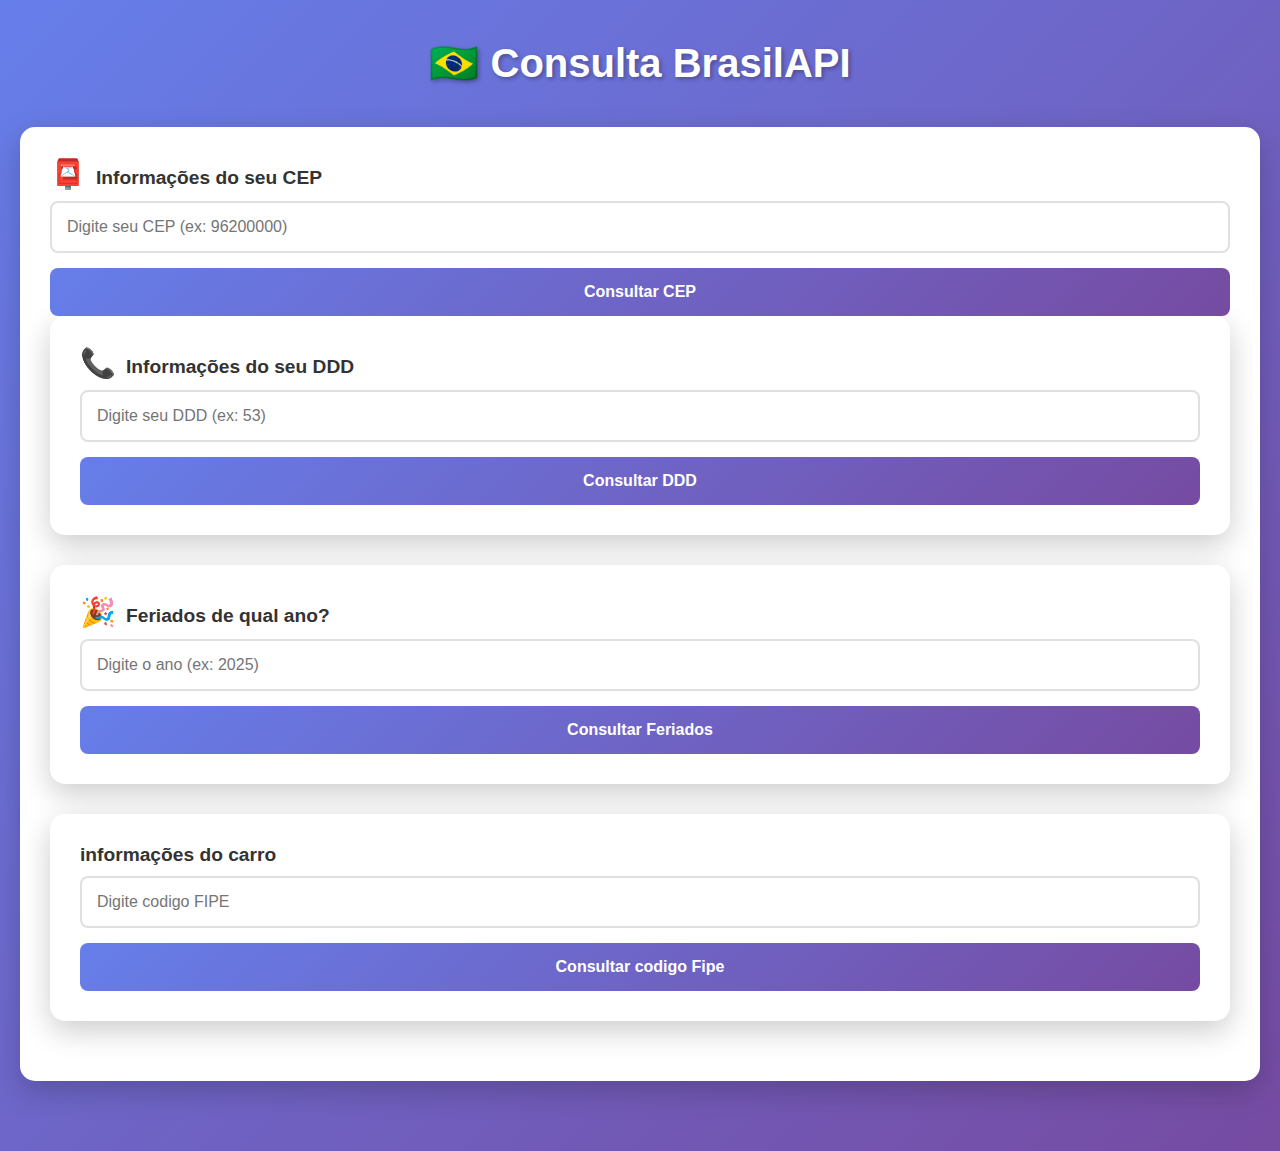
<file: index.html>
<!DOCTYPE html>
<html lang="pt-BR">
<head>
    <meta charset="UTF-8">
    <meta name="viewport" content="width=device-width, initial-scale=1.0">
    <title>Consulta BrasilAPI</title>
    <link rel="stylesheet" href="css/api.css">
</head>
<body>
    <div class="container">
        <h1>🇧🇷 Consulta BrasilAPI</h1>
        </div>

        <div class="card">
            <form>
                <label for="cep"><span class="icon">📮</span>Informações do seu CEP</label>
                <input type="text" id="cep" placeholder="Digite seu CEP (ex: 96200000)">
                <input type="button" value="Consultar CEP" id="enviar_cep">
            </form>
            <p id="ceprespostac" class="resultado"></p>

        <div class="card">
            <form>
                <label for="dd"><span class="icon">📞</span>Informações do seu DDD</label>
                <input type="text" id="dd" placeholder="Digite seu DDD (ex: 53)">
                <input type="button" value="Consultar DDD" id="enviar_ddd">
            </form>
            <p id="ceprespostad" class="resultado"></p>
            <div id="asd" class="resultado"></div>
        </div>

        <div class="card">
            <form>
                <label for="feriado"><span class="icon">🎉</span>Feriados de qual ano?</label>
                <input type="text" id="feriado" placeholder="Digite o ano (ex: 2025)">
                <input type="button" value="Consultar Feriados" id="enviar_ano">
            </form>
            <p id="ceprespostaa" class="resultado"></p>
        </div>
         <div class="card">
            <form>
                <label for="carro">informações do carro</label>
                <input type="text" id="carro" placeholder="Digite codigo FIPE">
                <input type="button" value="Consultar codigo Fipe" id="enviar_marca">
            </form>
            <p id="ceprespostam" class="resultado"></p>
        </div>
    </div>

    <script src="js/api.js"></script>
</body>
</html>
</file>
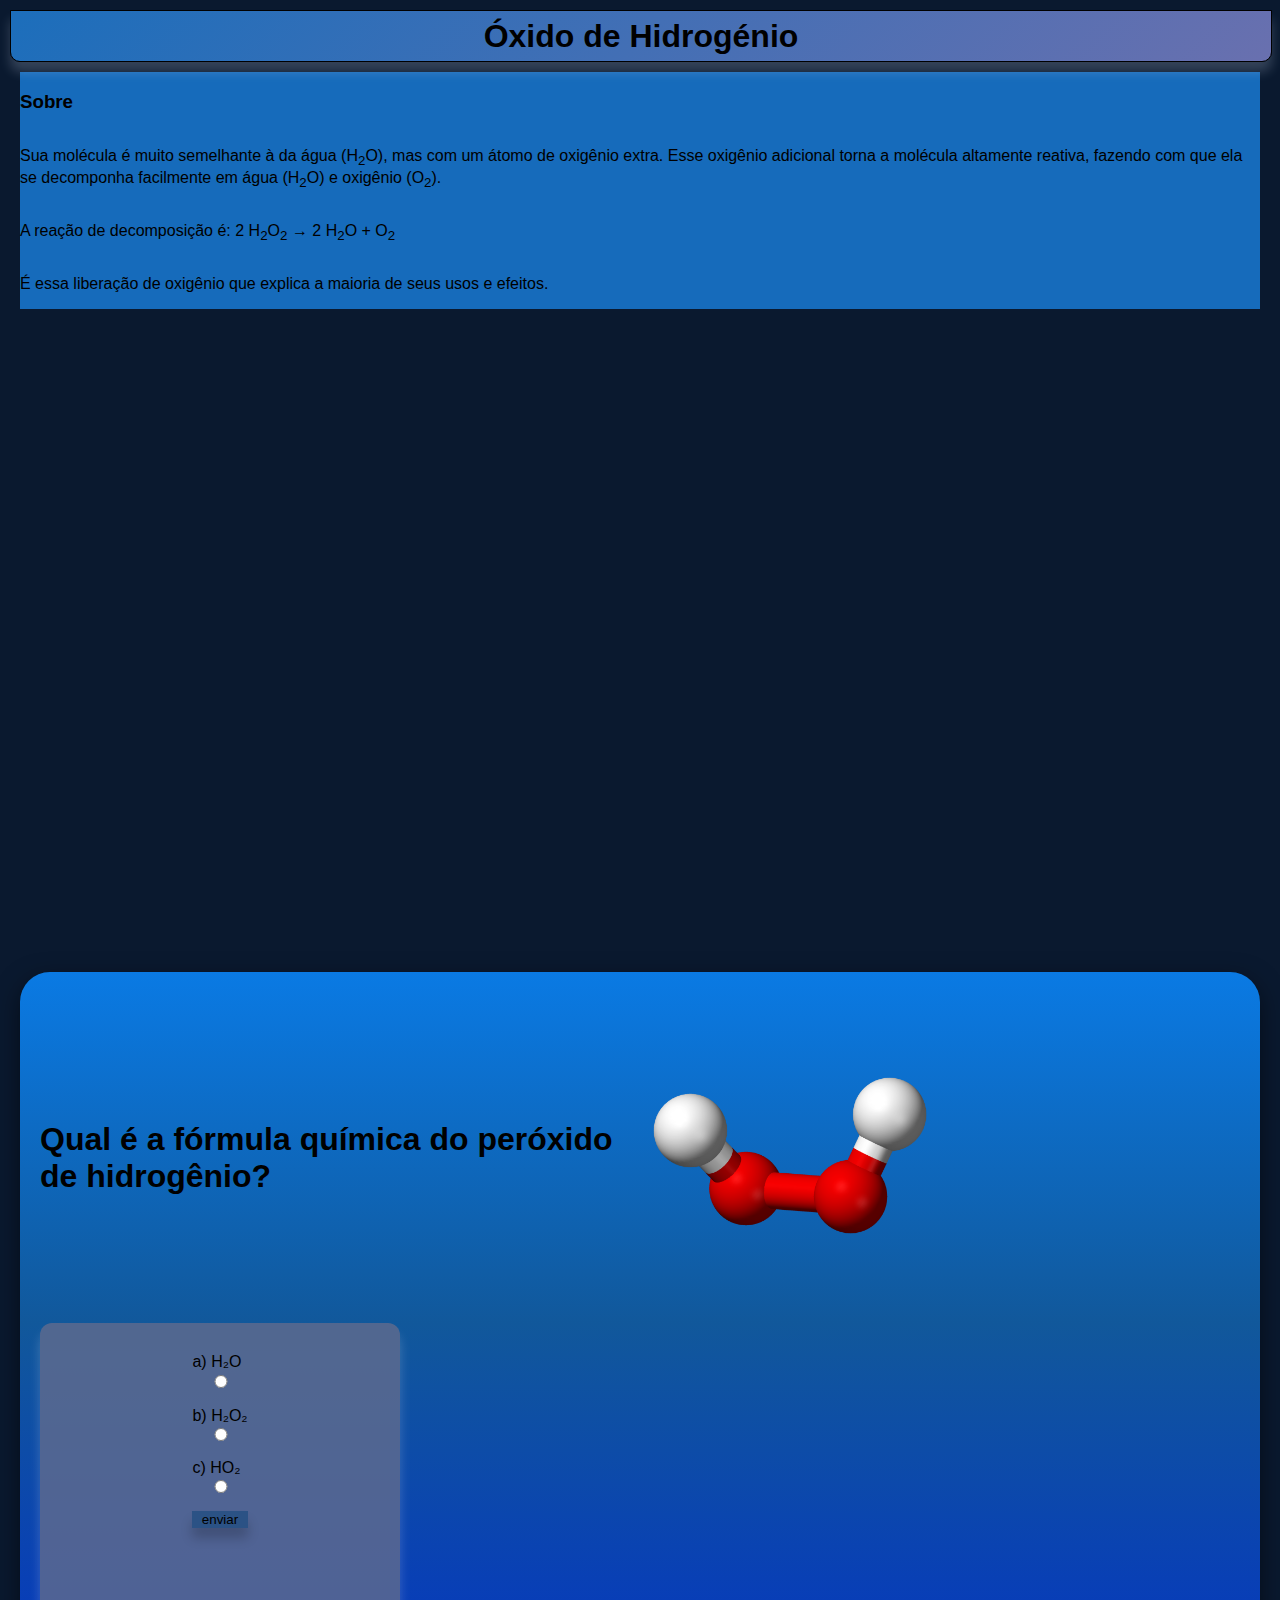
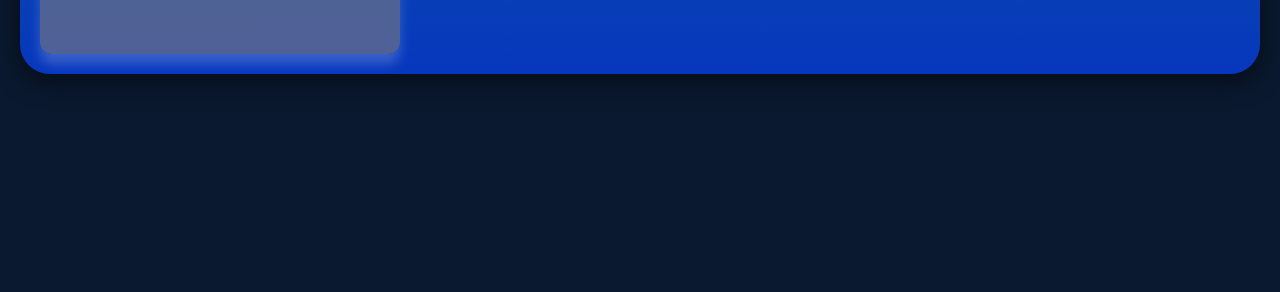
<file: arroz1.html>
<!DOCTYPE html>
<html lang="en">
<head>
    <meta charset="UTF-8">
    <meta name="viewport" content="width=device-width, initial-scale=1.0">
    <title>Document</title>
    <link rel="stylesheet"  href="/css/arroz2.css"/>
</head>
<body class="body">
    <header class="capecalho">

        <h1> Óxido de Hidrogénio </h1>

    </header>

<section>
  <div class="explica3">
    <h3>Sobre</h3>
    <p>
      Sua molécula é muito semelhante à da água (H<sub>2</sub>O), mas com um átomo de oxigênio extra. 
      Esse oxigênio adicional torna a molécula altamente reativa, fazendo com que ela se decomponha 
      facilmente em água (H<sub>2</sub>O) e oxigênio (O<sub>2</sub>).
    </p>
    <p>A reação de decomposição é: 2 H<sub>2</sub>O<sub>2</sub> → 2 H<sub>2</sub>O + O<sub>2</sub></p>
    <p>É essa liberação de oxigênio que explica a maioria de seus usos e efeitos.</p>
  </div>
</section>

    <section>
    <div class="pedra">
    

        <div class="item1">

<h1 id="puro_suco"> Qual é a fórmula química do peróxido de hidrogênio?</h1>

    </div>

        <div class="scene">


<div class="card">

        <img src="/imgs/Hydrogen-peroxide-3D-balls.png
        " alt="elemento" id="elemento" class="imagem1">

</div>

    </div>

        <div class="item2">

<form class="formulario1">

    <label for="pergunta1">a) H₂O</label>
        <input type="radio" name="perguntas1" id="pergunta1"><br>
    <label for="pegunta2"> b) H₂O₂</label>
        <input type="radio" name="perguntas1" id="pergunta2"> <br>
    <label for="pergunta3">c) HO₂</label>
        <input type="radio" name="perguntas1" id="pergunta3"> <br>
        
        <button type="button" id="button1">enviar</button>
<p id="mensagemErro"></p>
<p id="mersagep"></p>
<p class="reposta"></p>
    </form>
    </div>
</div>
</section>
    <script src="/js/arroz.js"></script>
</body>
</html>
</file>
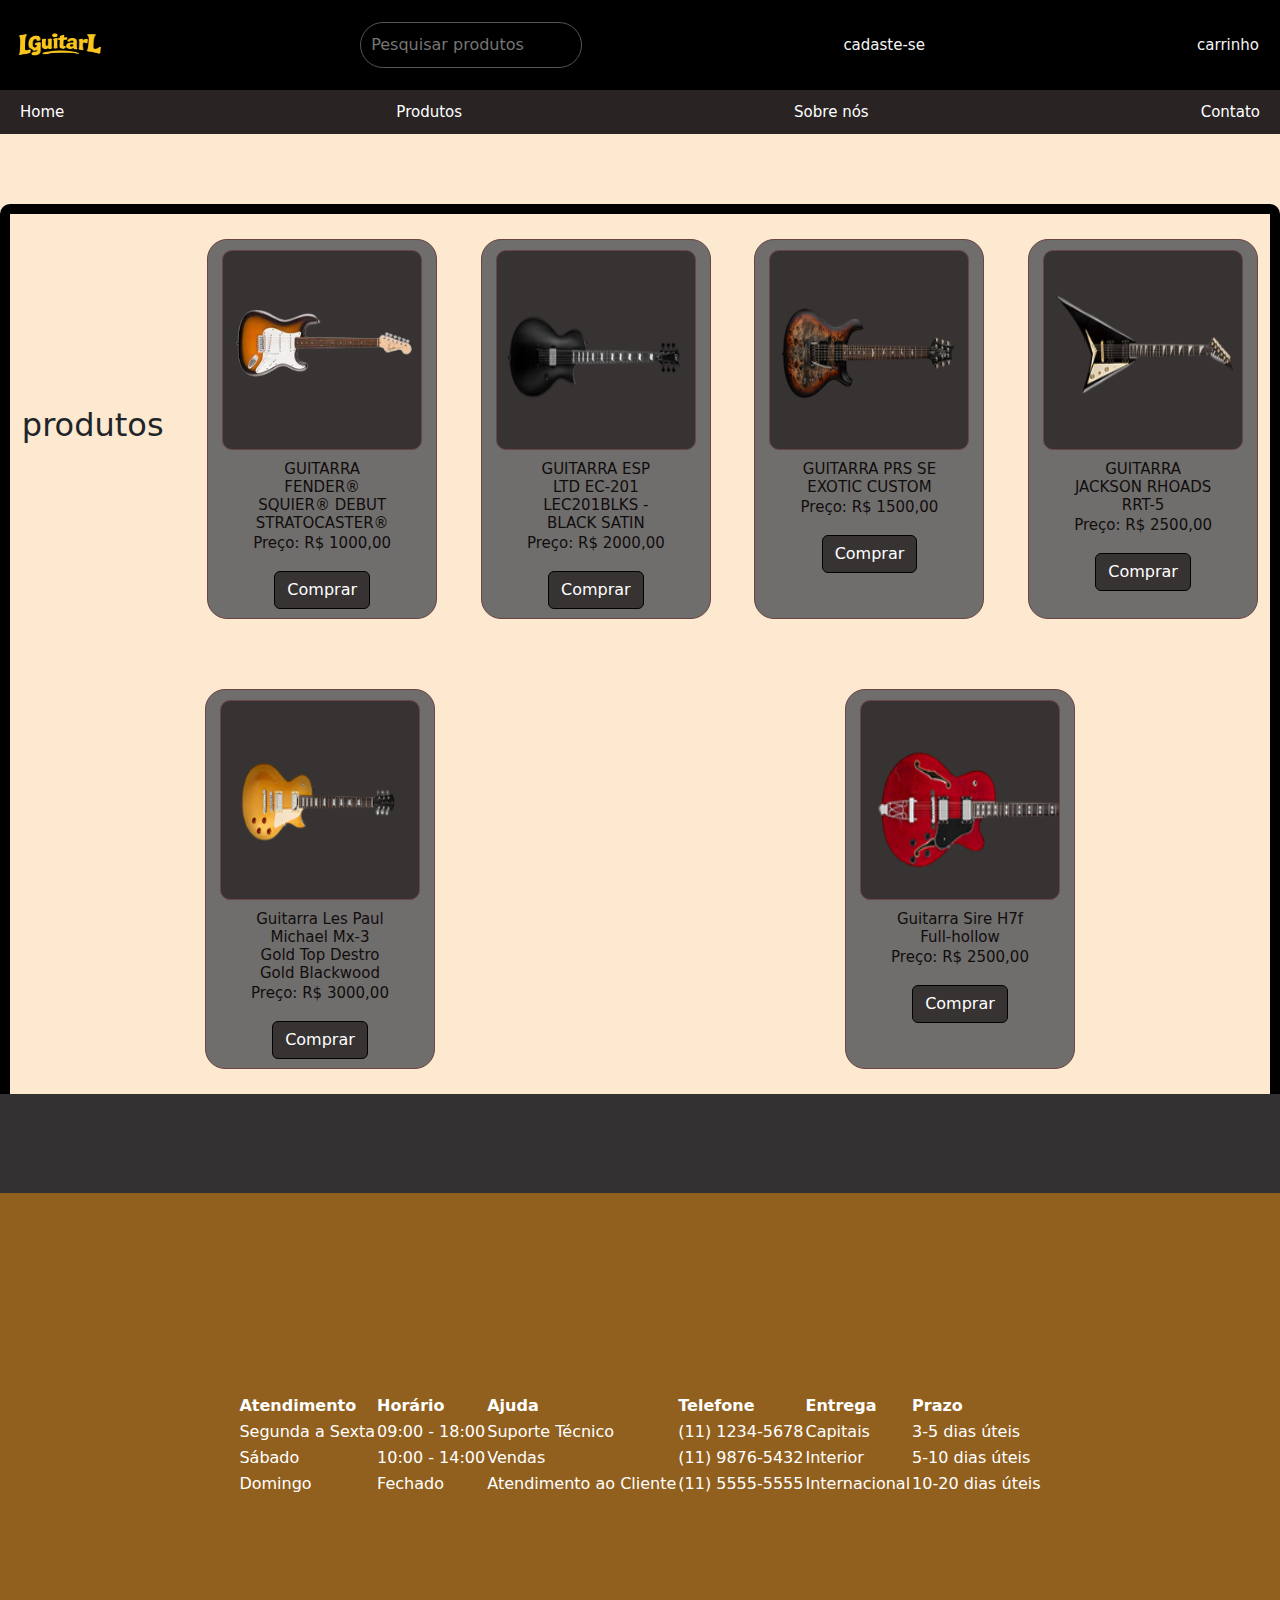
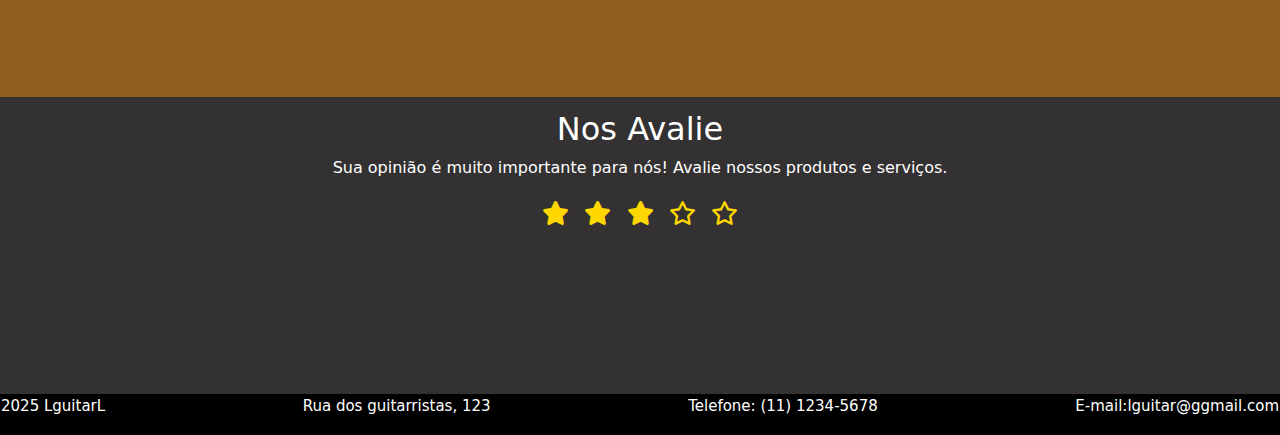
<file: guitarrra loja.html>
<!DOCTYPE html>
<html lang="pt-br">
<head>
    <meta charset="UTF-8">
    <meta name="viewport" content="width=device-width, initial-scale=1.0">
    <link rel="stylesheet" type="text/css" href="/gmrt.css/gmrt.css" >
    <link href="https://cdn.jsdelivr.net/npm/bootstrap@5.3.3/dist/css/bootstrap.min.css" rel="stylesheet" integrity="sha384-QWTKZyjpPEjISv5WaRU9OFeRpok6YctnYmDr5pNlyT2bRjXh0JMhjY6hW+ALEwIH" crossorigin="anonymous">
    <title>Loja De Guitarras</title>
     <link href="https://fonts.googleapis.com/css2?family=Poppins&display=swap" rel="stylesheet">
     <link rel="stylesheet" href="https://cdnjs.cloudflare.com/ajax/libs/font-awesome/6.4.0/css/all.min.css">
</head>
<body class="body">

    <header class="menu">

                    <img src="/htmldivb/img/logo.png" alt="Logo" width="100" height="70">

            <form>

                <input type="text" placeholder="Pesquisar produtos" name="search">
    
            </form>

            <a class=linkmenuc href="https://www.youtube.com/watch?v=OEB2zOKnVoQ&t=4s">cadaste-se</a>

             <a class=linkmenu href="https://www.youtube.com/watch?v=OEB2zOKnVoQ&t=4s">carrinho</a>


    </header>

    <nav>

        <ul class="navigation">
            <li><a href="#home">Home</a></li>
            <li><a href="#produtos">Produtos</a></li>
            <li><a href="#sobre_nos">Sobre nós</a></li>
            <li><a href="#contato">Contato</a></li>
        </ul>
    </nav>

    <main>

        <section class="produtos" id="produtos">

            <h2 class="prod">produtos</h2>

              <div class="produto1">

                <img class="produtoimg" src="/img/guitar.png" alt="Guitarra" >
                <h2>GUITARRA FENDER® SQUIER® DEBUT STRATOCASTER®</h2>
                <p>Preço: R$ 1000,00</p>
                <button class="btn btn-primary">Comprar</button>
                
                </div>

                <div class="produto1">

                <img class="produtoimg" src="/img/guitar1.png" alt="Guitarra">
                <h2>GUITARRA ESP LTD EC-201 LEC201BLKS - BLACK SATIN</h2>
                <p>Preço: R$ 2000,00</p>
                <button class="btn btn-primary">Comprar</button>
                
                </div>

                <div class="produto1">

                <img class="produtoimg" src="/img/guitar2.png" alt="Guitarra">
                <h2>GUITARRA PRS SE EXOTIC CUSTOM</h2>
                <p>Preço: R$ 1500,00</p>
                <button class="btn btn-primary">Comprar</button>
                
                </div>
                <div class="produto1">
                <img class="produtoimg" src="/img/guitar3.png" alt="Guitarra">
                <h2>GUITARRA JACKSON RHOADS RRT-5</h2>

                <p>Preço: R$ 2500,00</p>
                <button class="btn btn-primary">Comprar</button>
                </div>

                <div class="produto1">

                <img class="produtoimg" src="/img/guitar9.png" alt="Guitarra">
                <h2>Guitarra Les Paul Michael Mx-3 Gold Top Destro Gold Blackwood</h2>
                <p>Preço: R$ 3000,00</p>
                <button class="btn btn-primary">Comprar</button>
                
                </div>

                <div class="produto1">

                <img class="produtoimg" src="/img/guitar11.png" alt="Guitarra">

                <h2>Guitarra Sire H7f Full-hollow</h2>
                <p>Preço: R$ 2500,00</p>
                <button class="btn btn-primary">Comprar</button>
                
                </div>
        </section>
        
        <section class="sobre" id="sobre_nos">

            <div class="atend">
                  
                <div class="atendimento">
                    <table>
                        <tr>
                            <th>Atendimento</th>
                            <th>Horário</th>
                        </tr>
                        <tr>
                            <td>Segunda a Sexta</td>
                            <td>09:00 - 18:00</td>
                        </tr>
                        <tr>
                            <td>Sábado</td>
                            <td>10:00 - 14:00</td>
                        </tr>
                        <tr>
                            <td>Domingo</td>
                            <td>Fechado</td>
                        </tr>
                    </table>

                </div>

                    <div class="atendimento">

                        <table>

                            <tr>
                                <th>Ajuda</th>
                                <th>Telefone</th>
                            </tr>
                            <tr>
                                <td>Suporte Técnico</td>
                                <td>(11) 1234-5678</td>
                            </tr>
                            <tr>
                                <td>Vendas</td>
                                <td>(11) 9876-5432</td>
                            </tr>
                            <tr>
                                <td>Atendimento ao Cliente</td>
                                <td>(11) 5555-5555</td>
                            </tr>

                        </table>

                    </div>

                    <div class="atendimento">

                        <table>

                            <tr>
                                <th>Entrega</th>
                                <th>Prazo</th>
                            </tr>
                            <tr>
                                <td>Capitais</td>
                                <td>3-5 dias úteis</td>
                            </tr>
                            <tr>
                                <td>Interior</td>
                                <td>5-10 dias úteis</td>
                            </tr>
                            <tr>
                                <td>Internacional</td>
                                <td>10-20 dias úteis</td>
                            </tr>

                        </table>

                </div>

            </div>


            <div class="avaliacao">
                <h2> Nos Avalie</h2>
                <p> Sua opinião é muito importante para nós! Avalie nossos produtos e serviços.</p>
     <div class="estrelas">
       <i class="fa-solid fa-star"></i>
        <i class="fa-solid fa-star"></i>
         <i class="fa-solid fa-star"></i>
          <i class="fa-regular fa-star"></i>
           <i class="fa-regular fa-star"></i>
   </div>
</div>


        </section>
    </main>
    <footer class="rodape" id="contato">
  
        <p> 2025 LguitarL</p>
            <p> Rua dos guitarristas, 123</p>
            <p> Telefone: (11) 1234-5678</p>
            <p> E-mail:lguitar@ggmail.com</p>
    </footer>
    <script src="https://cdn.jsdelivr.net/npm/bootstrap@5.3.3/dist/js/bootstrap.bundle.min.js" integrity="sha384-YvpcrYf0tY3lHB60NNkmXc5s9fDVZLESaAA55NDzOxhy9GkcIdslK1eN7N6jIeHz" crossorigin="anonymous"></script>
</body>
</html>
</file>
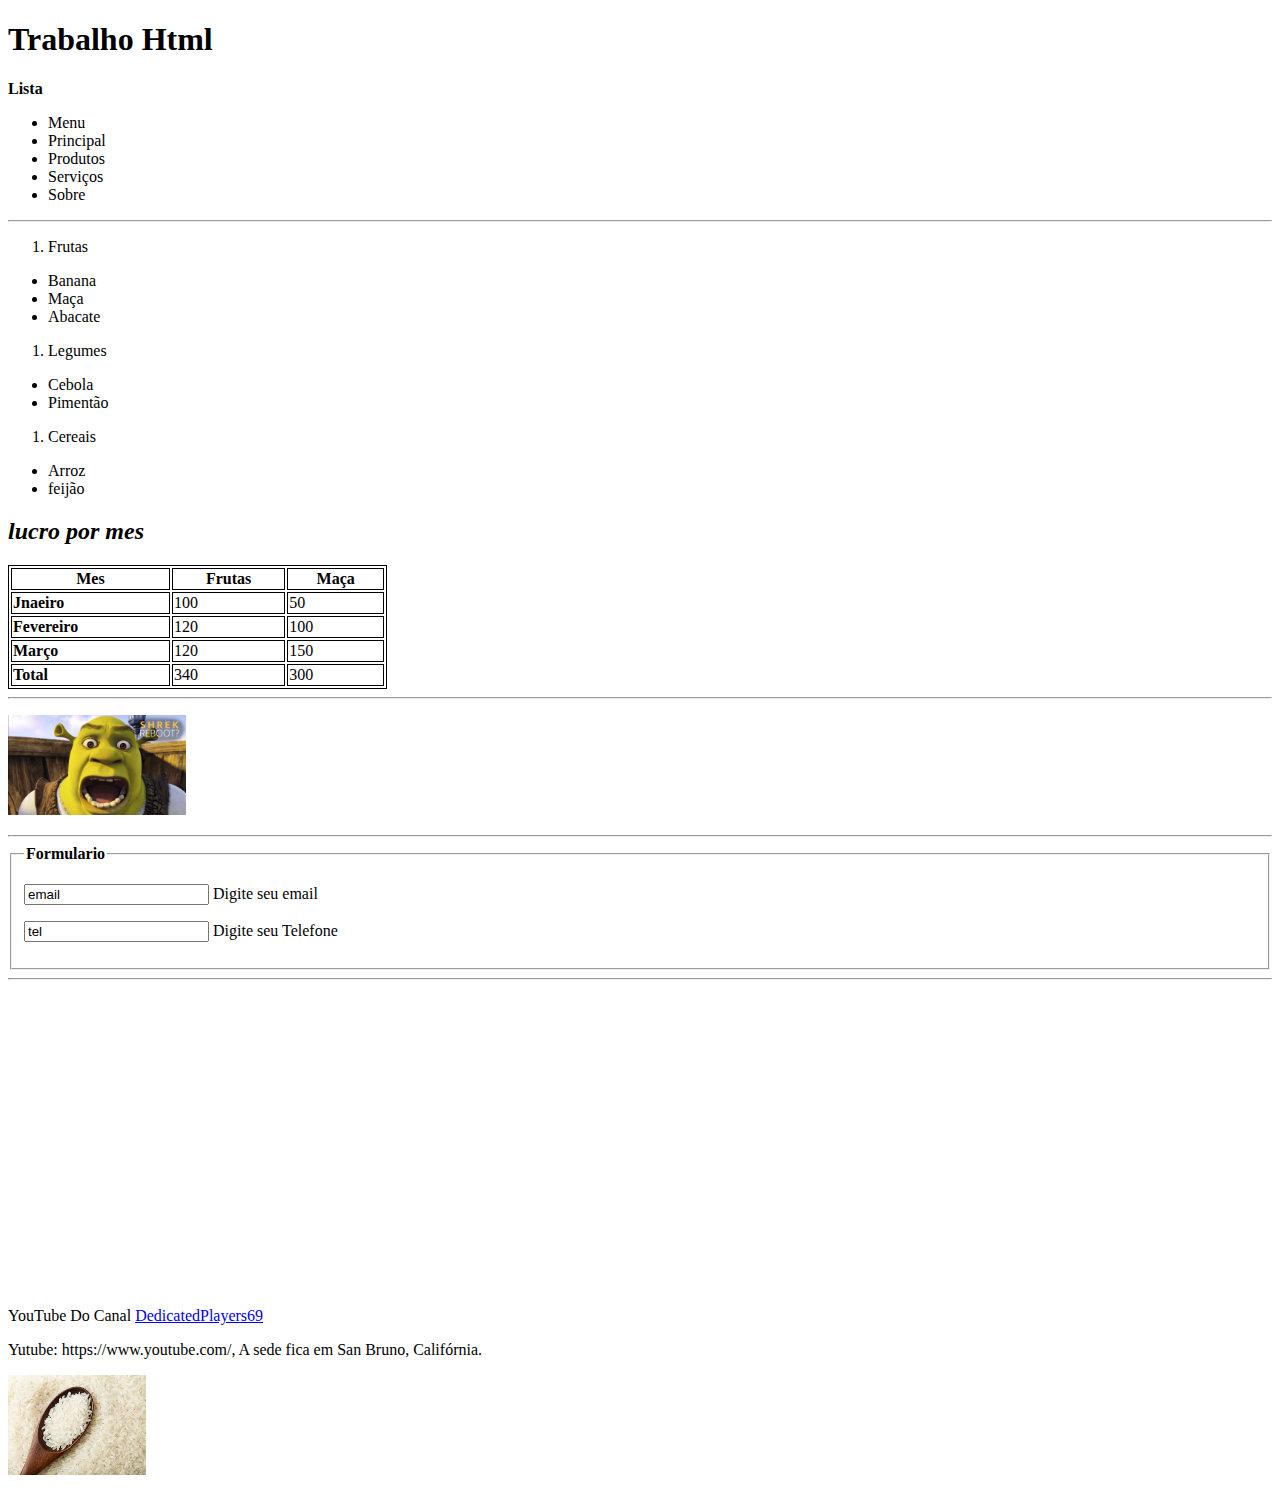
<file: aaaaaa/aaaaa.html>
<!DOCTYPE html>
<html lang="pt-br">
<head>
    <meta charset="UTF-8">
    <meta name="viewport" content="width=device-width, initial-scale=1.0">
    <title>Document</title>
    <style>
        table, th, td {
          border:1px solid black;
        }
        </style>	

</head>

<body>
    <header>  
        <h1> Trabalho Html
        </h1>
  
        <p> <b>Lista</b></p>

    </header>

    <nav>
      <ul>
        <li> <a> Menu </a> </li>
        <li> <a> Principal</a></li>
        <li> <a> Produtos</a></li>
        <li> <a> Serviços</a></li>
        <li> <a> Sobre  </a></li>

        </ul> <hr>

      </nav>

        <main> 
            <ol>
                <li> Frutas </li>
            </ol>
                <ul>
                    <li>Banana</li>
                    <li>Maça</li>
                    <li>Abacate</li>
                </ul>
                
              <ol>
                <li> Legumes  </li>
             </ol>
                    
                <ul>
                <li>Cebola</li>
                <li>Pimentão</li>
                </ul>

         <ol>
            <li> Cereais </li>
         </ol>
                <ul> 
                  <li> Arroz</li>
                  <li> feijão</li>

                </ul>
            

               <h2> <i>lucro por mes </i> </h2>

               <table style="width:30%">

              <tr> 
               <th> Mes</th>
               <th> Frutas</th>
               <th> Maça</th>
               </tr>
               <tr>
  
               <td> <b>Jnaeiro</b></td>
               <td> 100</td>
               <td> 50</td>
            </tr>
  
            <tr>

            <td> <b>Fevereiro</b></td>
            <td> 120</td>
            <td> 100</td>

               </tr>

               <tr>

                <td><b>Março</b></td>
                <td>120</td>
                <td>150</td>

                </tr>

                <tr>

               <td><b> Total </b></td>
               <td>340</td>
               <td>300</td>

                </tr> 
                
            

        </table> <hr>

        <p> 

           <a href="https://ifrs.edu.br/" ><img src="img/sherekk.jpg" alt="sherek" height="100"></a>


        </p> <hr>

           <form>
            
            <fieldset>

                 <legend> <b>Formulario</b> </legend>

                 <p>

          <input type="email" name="email" value="email" id="email">
          <label for="email"> Digite seu email</label>
                </p>
        
                <p>

                    <input type="tel" name="telefone" value="tel" id="Telefone">
                    <label for="Telefone"> Digite seu Telefone</label>


                 </p>

                </fieldset> 

            </form>  <hr>

            <iframe width="560" height="315" src="https://www.youtube.com/embed/UkaWPk4wZAs?si=5nnHfwmqtBOsEb8W" title="YouTube video player" frameborder="0" allow="accelerometer; autoplay; clipboard-write; encrypted-media; gyroscope; picture-in-picture; web-share" referrerpolicy="strict-origin-when-cross-origin" allowfullscreen></iframe> 

            <footer> YouTube Do Canal <a href="https://www.youtube.com/watch?v=UkaWPk4wZAs">DedicatedPlayers69 </a>  </footer>
            
                <p> Yutube: https://www.youtube.com/, A sede fica em San Bruno, Califórnia. </p>


    <img src="img/download.jpg" alt="arroz" height="100">

    </main>

</body>
</html>
</file>
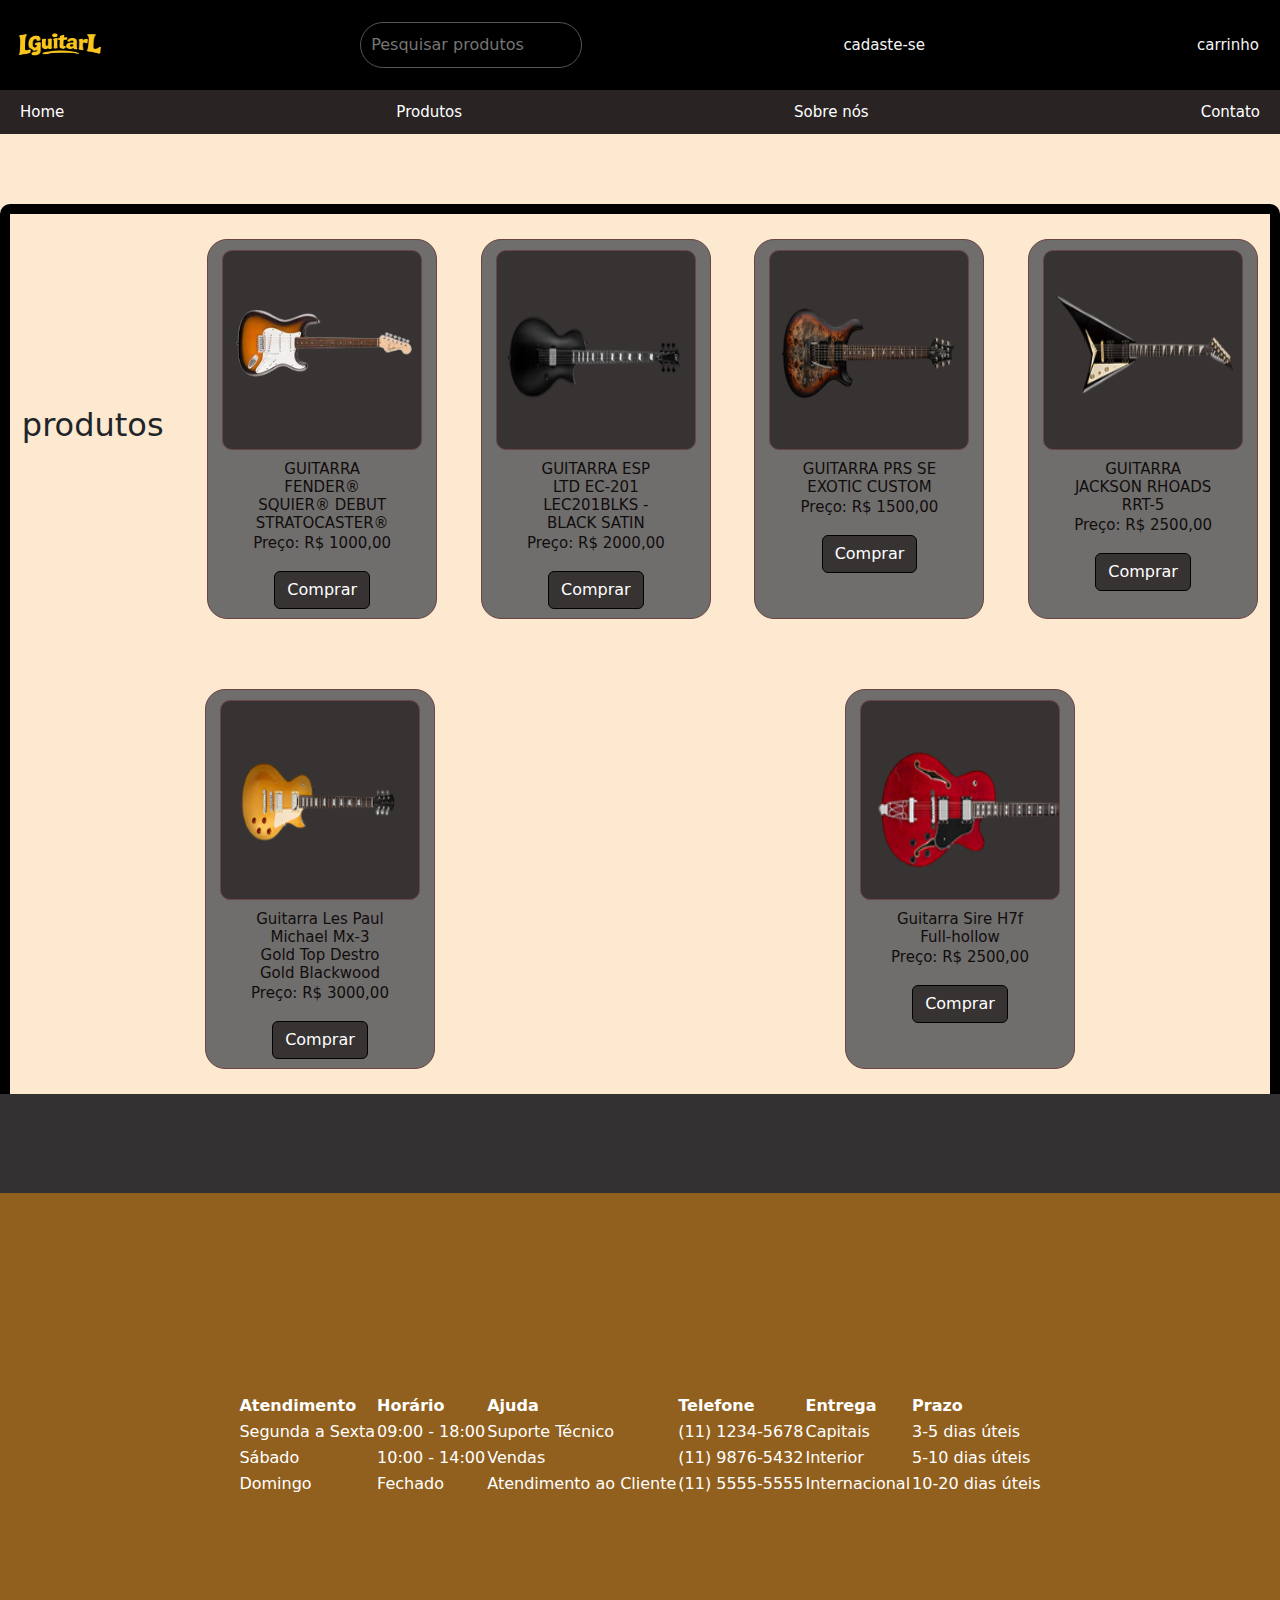
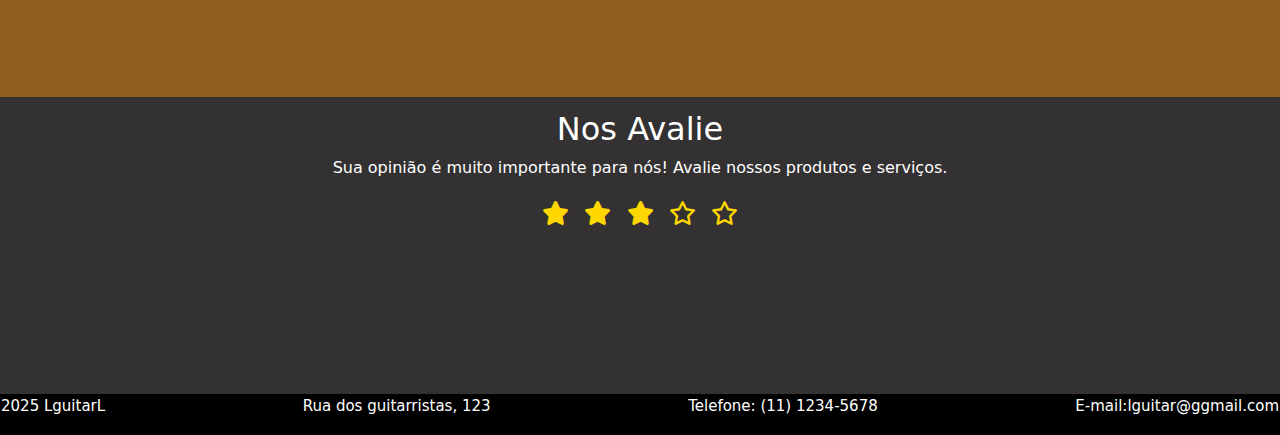
<file: htmldivb/html/guitarrra loja.html>
<!DOCTYPE html>
<html lang="pt-br">
<head>
    <meta charset="UTF-8">
    <meta name="viewport" content="width=device-width, initial-scale=1.0">
    <link rel="stylesheet" type="text/css" href="/gmrt.css/gmrt.css" >
    <link href="https://cdn.jsdelivr.net/npm/bootstrap@5.3.3/dist/css/bootstrap.min.css" rel="stylesheet" integrity="sha384-QWTKZyjpPEjISv5WaRU9OFeRpok6YctnYmDr5pNlyT2bRjXh0JMhjY6hW+ALEwIH" crossorigin="anonymous">
    <title>Loja De Guitarras</title>
     <link href="https://fonts.googleapis.com/css2?family=Poppins&display=swap" rel="stylesheet">
     <link rel="stylesheet" href="https://cdnjs.cloudflare.com/ajax/libs/font-awesome/6.4.0/css/all.min.css">
</head>
<body class="body">

    <header class="menu">

                    <img src="/htmldivb/img/logo.png" alt="Logo" width="100" height="70">

            <form>

                <input type="text" placeholder="Pesquisar produtos" name="search">
    
            </form>

            <a class=linkmenuc href="https://www.youtube.com/watch?v=OEB2zOKnVoQ&t=4s">cadaste-se</a>

             <a class=linkmenu href="https://www.youtube.com/watch?v=OEB2zOKnVoQ&t=4s">carrinho</a>


    </header>

    <nav>

        <ul class="navigation">
            <li><a href="#home">Home</a></li>
            <li><a href="#produtos">Produtos</a></li>
            <li><a href="#sobre_nos">Sobre nós</a></li>
            <li><a href="#contato">Contato</a></li>
        </ul>
    </nav>

    <main>

        <section class="produtos" id="produtos">

            <h2 class="prod">produtos</h2>

              <div class="produto1">

                <img class="produtoimg" src="/img/guitar.png" alt="Guitarra" >
                <h2>GUITARRA FENDER® SQUIER® DEBUT STRATOCASTER®</h2>
                <p>Preço: R$ 1000,00</p>
                <button class="btn btn-primary">Comprar</button>
                
                </div>

                <div class="produto1">

                <img class="produtoimg" src="/img/guitar1.png" alt="Guitarra">
                <h2>GUITARRA ESP LTD EC-201 LEC201BLKS - BLACK SATIN</h2>
                <p>Preço: R$ 2000,00</p>
                <button class="btn btn-primary">Comprar</button>
                
                </div>

                <div class="produto1">

                <img class="produtoimg" src="/img/guitar2.png" alt="Guitarra">
                <h2>GUITARRA PRS SE EXOTIC CUSTOM</h2>
                <p>Preço: R$ 1500,00</p>
                <button class="btn btn-primary">Comprar</button>
                
                </div>
                <div class="produto1">
                <img class="produtoimg" src="/img/guitar3.png" alt="Guitarra">
                <h2>GUITARRA JACKSON RHOADS RRT-5</h2>

                <p>Preço: R$ 2500,00</p>
                <button class="btn btn-primary">Comprar</button>
                </div>

                <div class="produto1">

                <img class="produtoimg" src="/img/guitar9.png" alt="Guitarra">
                <h2>Guitarra Les Paul Michael Mx-3 Gold Top Destro Gold Blackwood</h2>
                <p>Preço: R$ 3000,00</p>
                <button class="btn btn-primary">Comprar</button>
                
                </div>

                <div class="produto1">

                <img class="produtoimg" src="/img/guitar11.png" alt="Guitarra">

                <h2>Guitarra Sire H7f Full-hollow</h2>
                <p>Preço: R$ 2500,00</p>
                <button class="btn btn-primary">Comprar</button>
                
                </div>
        </section>
        
        <section class="sobre" id="sobre_nos">

            <div class="atend">
                  
                <div class="atendimento">
                    <table>
                        <tr>
                            <th>Atendimento</th>
                            <th>Horário</th>
                        </tr>
                        <tr>
                            <td>Segunda a Sexta</td>
                            <td>09:00 - 18:00</td>
                        </tr>
                        <tr>
                            <td>Sábado</td>
                            <td>10:00 - 14:00</td>
                        </tr>
                        <tr>
                            <td>Domingo</td>
                            <td>Fechado</td>
                        </tr>
                    </table>

                </div>

                    <div class="atendimento">

                        <table>

                            <tr>
                                <th>Ajuda</th>
                                <th>Telefone</th>
                            </tr>
                            <tr>
                                <td>Suporte Técnico</td>
                                <td>(11) 1234-5678</td>
                            </tr>
                            <tr>
                                <td>Vendas</td>
                                <td>(11) 9876-5432</td>
                            </tr>
                            <tr>
                                <td>Atendimento ao Cliente</td>
                                <td>(11) 5555-5555</td>
                            </tr>

                        </table>

                    </div>

                    <div class="atendimento">

                        <table>

                            <tr>
                                <th>Entrega</th>
                                <th>Prazo</th>
                            </tr>
                            <tr>
                                <td>Capitais</td>
                                <td>3-5 dias úteis</td>
                            </tr>
                            <tr>
                                <td>Interior</td>
                                <td>5-10 dias úteis</td>
                            </tr>
                            <tr>
                                <td>Internacional</td>
                                <td>10-20 dias úteis</td>
                            </tr>

                        </table>

                </div>

            </div>


            <div class="avaliacao">
                <h2> Nos Avalie</h2>
                <p> Sua opinião é muito importante para nós! Avalie nossos produtos e serviços.</p>
     <div class="estrelas">
       <i class="fa-solid fa-star"></i>
        <i class="fa-solid fa-star"></i>
         <i class="fa-solid fa-star"></i>
          <i class="fa-regular fa-star"></i>
           <i class="fa-regular fa-star"></i>
   </div>
</div>


        </section>
    </main>
    <footer class="rodape" id="contato">
  
        <p> 2025 LguitarL</p>
            <p> Rua dos guitarristas, 123</p>
            <p> Telefone: (11) 1234-5678</p>
            <p> E-mail:lguitar@ggmail.com</p>
    </footer>
    <script src="https://cdn.jsdelivr.net/npm/bootstrap@5.3.3/dist/js/bootstrap.bundle.min.js" integrity="sha384-YvpcrYf0tY3lHB60NNkmXc5s9fDVZLESaAA55NDzOxhy9GkcIdslK1eN7N6jIeHz" crossorigin="anonymous"></script>
</body>
</html>
</file>
<file: css/api.css>
* {
    margin: 0;
    padding: 0;
    box-sizing: border-box;
}

body {
    font-family: 'Segoe UI', Tahoma, Geneva, Verdana, sans-serif;
    background: linear-gradient(135deg, #667eea 0%, #764ba2 100%);
    min-height: 100vh;
    padding: 40px 20px;
}

.container {
    max-width: 800px;
    margin: 0 auto;
}

h1 {
    text-align: center;
    color: white;
    margin-bottom: 40px;
    font-size: 2.5em;
    text-shadow: 2px 2px 4px rgba(0,0,0,0.3);
}

.card {
    background: white;
    border-radius: 15px;
    padding: 30px;
    margin-bottom: 30px;
    box-shadow: 0 10px 30px rgba(0,0,0,0.2);
    transition: transform 0.3s ease;
}

.card:hover {
    transform: translateY(-5px);
}

label {
    display: block;
    font-size: 1.2em;
    color: #333;
    margin-bottom: 10px;
    font-weight: 600;
}

input[type="text"] {
    width: 100%;
    padding: 15px;
    border: 2px solid #e0e0e0;
    border-radius: 8px;
    font-size: 1em;
    transition: border-color 0.3s ease;
    margin-bottom: 15px;
}

input[type="text"]:focus {
    outline: none;
    border-color: #667eea;
}

input[type="button"] {
    background: linear-gradient(135deg, #667eea 0%, #764ba2 100%);
    color: white;
    border: none;
    padding: 15px 40px;
    border-radius: 8px;
    font-size: 1em;
    font-weight: 600;
    cursor: pointer;
    transition: all 0.3s ease;
    width: 100%;
}

input[type="button"]:hover {
    transform: scale(1.05);
    box-shadow: 0 5px 15px rgba(102, 126, 234, 0.4);
}

input[type="button"]:active {
    transform: scale(0.98);
}

.resultado {
    margin-top: 20px;
    padding: 20px;
    background: #f8f9fa;
    border-radius: 8px;
    border-left: 4px solid #667eea;
    min-height: 50px;
    line-height: 1.8;
}

.resultado:empty {
    display: none;
}

.resultado p {
    margin: 5px 0;
}

.resultado strong {
    color: #667eea;
}

.icon {
    font-size: 1.5em;
    margin-right: 10px;
}
</file>
<file: css/arroz2.css>
section {min-height: 100vh;
animation-timeline: view();
animation-range: cover 0% cover 30%;
animation: appear ease-in-out;
}

.body{

    background-color: #0a192f;
    animation-name: backgroundAnimation;
    animation-duration: 8s;
    animation-fill-mode: both;
    animation-iteration-count: infinite;
    font-family: 'Segoe UI', Tahoma, Geneva, Verdana, sans-serif;
    margin: 0;
    padding: 20px;
    color: #000000;
}

@keyframes backgroundAnimation {
    0% { background-color: #0a192f; }
    50% { background-color: #112240; }
    100% { background-color: #0a192f; }
}
 
.capecalho {

    display: flex;
    background: linear-gradient(135deg, #1c6ebb 0%, rgb(105, 112, 175) 100%);
    box-shadow: 0 10px 12px rgba(220, 237, 255, 0.2);;
    width: 100%;
    position: relative;
    bottom: 10px;
    padding: 10px 10px;
    justify-content: center;
    right: 10px;
    border-bottom-right-radius: 10px;
    border-bottom-left-radius: 10px;
    border-color: rgb(0, 0, 0);
    border-style:solid;
    border-width: 0.3mm;
    align-items: center;
    height: 30px;
    flex-flow:nowrap;

}

.formulario1{

    display:grid;
    grid-column: 1fr 1fr;
    grid-template-rows: 1fr 1fr;
    max-width: 100%;
    border-radius: 12px;
    border-width: 2px;
    transition:1s;
    align-items: center;
    justify-content: center;
    width: 300px;
    max-height: 100%;
    flex-flow: nowrap;
    height: AUTO;
    background: rgba(98, 107, 141, 0.8);
    padding:30px;
    box-shadow: 0 10px 12px rgba(255, 255, 255, 0.2);;;

}


.formulario1:hover{

background-color: rgba(155, 182, 240, 0.281);
transform: translatey(-10px);

}

.pedra{
    display: grid;
    justify-content:center;
    grid-template-columns: 1fr 1fr;
    grid-template-rows: 1fr 1fr;
    background: linear-gradient(#0a85f8e5,#11589b, #0637be);
    border-radius: 30px;
    align-items: center;
    overflow-wrap: break-word;
    word-break: break-word;
    padding:20px;
    box-shadow: 0 8px 24px rgba(0, 0, 0, 0.5);
    transition: 1s;
    
}

.pedra:hover{

transform: translateY(30px);

}

.pedra > * {
    min-width: 0; /* permite que os itens encolham */
} 


.scene{
perspective: 1000px;
}

.card{
    
      transform-style: preserve-3d;
  transition: transform 0.1s ease;

}

.explica3 {
  display: flex;
  flex-direction: column;
  background-color: #166bbb;
}


#elemento{

    width: 50%;
    height: 50%;
}

#button1{

    background-color: #2b5285;
    color: rgb(0, 0, 0);
    border-style: none;
    box-shadow: 0 10px 12px rgba(0, 0, 0, 0.2);
    transition: 0.5s;
}

#button1:hover{

    transform: translateY(-5px);

}


@media (max-width: 600px){ 
    .pedra { display: grid;
    grid-template-columns: 1fr;
    grid-template-rows: auto;
    max-width: 100%;}
};
</file>
<file: gmrt.css/gmrt.css>
section {min-height: 100vh;}


.body {
            background-color: rgb(253, 233, 208);
        }

        .menu{

    background-color: black;
    color: white;
    display: flex;
    justify-content: space-between;
    padding: 10px;
    flex-flow: row wrap;
    position: fixed;
    top: 0;
    left: 0;
    right: 0;
    text-align: center;
    align-items: center;
    z-index: 3;


}

a.linkmenuc {

    
    

    color: whitesmoke;
    text-decoration: none;
    font-size: 15px;
    padding:11px;


}

.linkmenuc:hover{
    border: 1px solid white;
    border-radius: 5px;
    color: rgb(255, 255, 255);

}

a.linkmenu {


    color: whitesmoke;
    text-decoration: none;
    font-size: 15px;
    padding:11px;


}

.linkmenu:hover{
    border: 1px solid white;
    border-radius: 5px;
    color: rgb(255, 255, 255);
}

.menu input{

    padding:10px;
    background-color: black;
    border:1px solid;
    border-color:rgb(85, 85, 85);
    border-radius: 50px;
    

}

.menu input:focus{

    outline:none;
    border:1px solid rgb(221, 221, 221);
    background-color: black;
    color: white;


}

.navigation{

    display: flex;
    list-style:none;
    justify-content: space-between;
    align-items: center;
    flex-flow: row wrap;
    padding: 10px;
    margin-top: 50px;
    background-color: rgb(41, 35, 35);
    position: relative;
    top: 40px;
    left: 0;
    right: 0;
    z-index:2;
    
}

.navigation a{

    text-decoration:none;
    color: white;
    text-decoration: none;
    font-size: 15px;
    padding: 10px;
}

.rodape{


    background-color: black;
    color: white;
    display: flex;
    justify-content: space-between;
    padding: 1px;
    flex-flow: row wrap;
    position: relative;
    bottom: 0;
    left: 0;
    right: 0;
    text-align: center;
    align-items: center;
    font-size: 15px;
}

.produtos {

    display:flex;
    position:relative;
    top: 10px;  
    flex-flow: row wrap;  
    z-index:1;
    justify-content: space-around;
    align-items:center;
    gap: 20px;
    margin-top: 100px;
    border: 10px solid rgb(0, 0, 0);
    border-radius:10px;
   

}

.produtos img{

    width: 200px;
    height: 200px;
    margin: 10px;
    border-radius: 10px;
    border: 1px solid rgb(107, 68, 68);
    background-color: rgb(56, 51, 51);
    

}

.produtos img:hover{

    padding:10px;
    transition:0.5s;

}

.produto1 {

    width: 230px;
    height: 380px;
    color: rgb(17, 13, 13);
    text-align: center;
    font-size: 15px;
    margin-top: 10px;
    margin-bottom: 10px;

    border: 1px solid rgb(107, 68, 68);
    border-radius:20px;
    background-color: rgb(112, 109, 109);
    box-sizing: border-box;
    
}

.produto1:hover{

    padding:10px;
    transition:0.5s;
    background-color: rgb(56, 51, 51);
    color: white;
    border: 1px solid rgb(107, 68, 68);
    border-radius:20px;
    
    
}

.produto1 button{

    color:rgb(255, 255, 255);
    background-color: rgb(56, 51, 51);
    border: 1px solid rgb(2, 2, 2);

}


.produto1 h2{

    font-size: 15px;
    white-space: normal;
    word-wrap: break-word;
    width: 60%;
    margin: 0 auto;
}

.sobre{

    display: flex;
    justify-content: center;
    align-items: center;
    flex-flow: row wrap;
    position: relative;

    z-index:1;
    background-color: rgb(51, 49, 49);
    color: white;
}

.atend {
   display: flex;
justify-content: center;
align-items: center;
flex-flow: row wrap;
position: relative;
width: 100%;

z-index: 1;
background-color: rgb(146, 96, 30);
color: white;
padding: 200px;
}


.avaliacao {
    display: flex;
    flex-direction: column;
    align-items: center;
    text-align: center;
    padding: 20px;
    margin-top:-250px
}

.estrelas i {
    color: gold;
    font-size: 24px;
    margin: 5px;
    transition: transform 0.2s;
}

.avaliacao i:hover {
  transform: scale(1.2);
}
</file>
